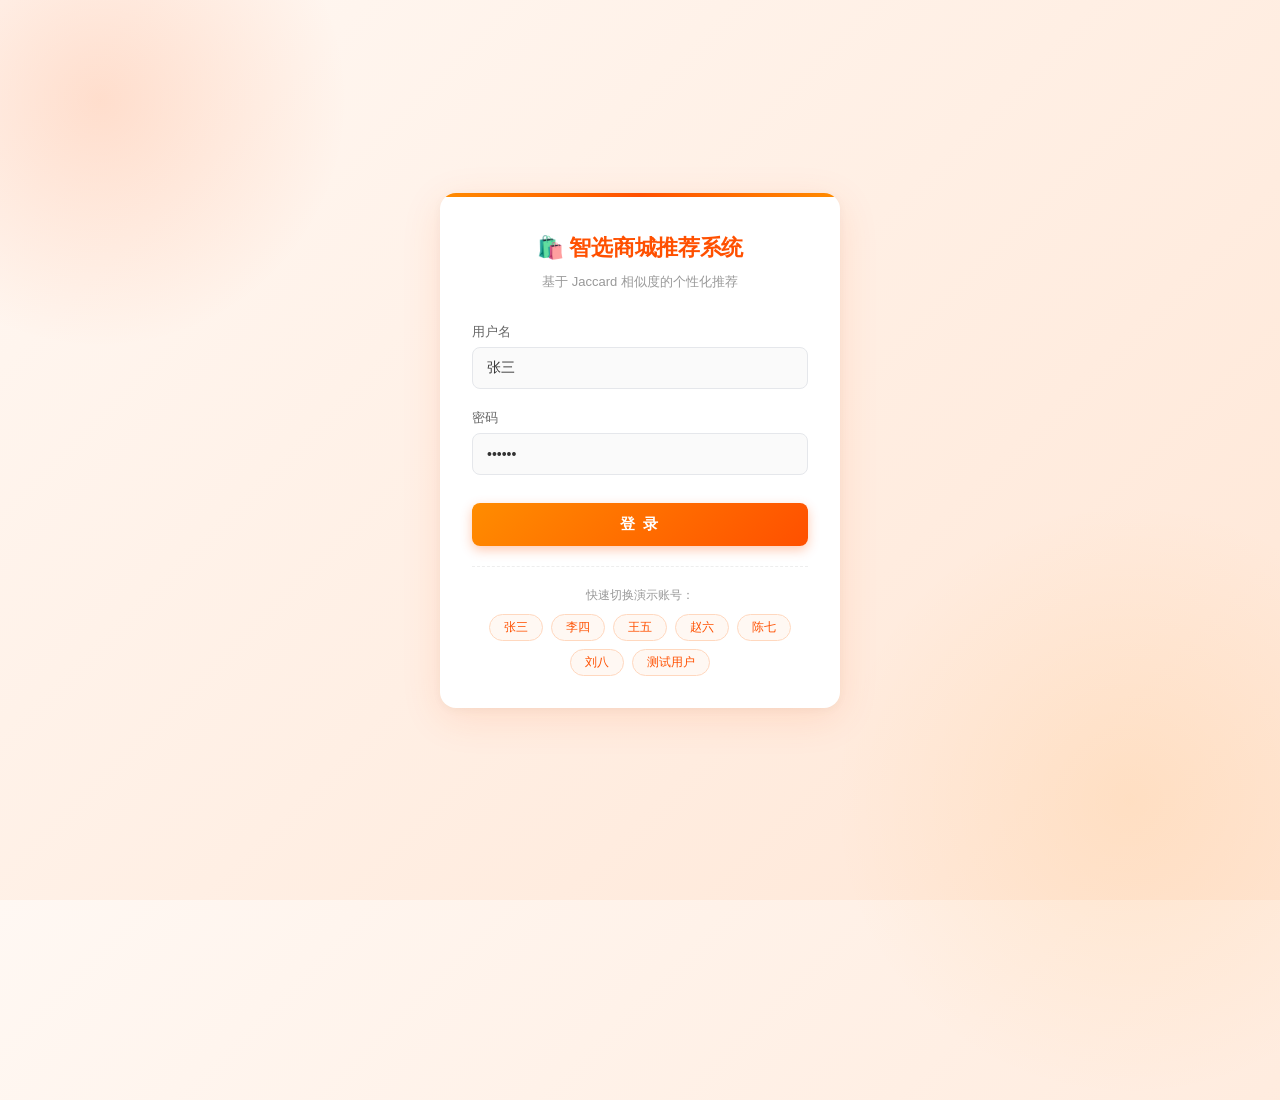
<file: frontend/index.html>
<!DOCTYPE html>
<html lang="zh-CN">
<head>
  <meta charset="UTF-8">
  <meta name="viewport" content="width=device-width, initial-scale=1.0">
  <title>智选商城 - 个性化推荐系统</title>
  <script>
    // 🧹 强制清理旧数据，确保与后端 data.py 一致
    (function() {
      const DATA_VERSION = 'v6'; 
      if (localStorage.getItem('data_version') !== DATA_VERSION) {
        localStorage.removeItem('shopping_users');
        localStorage.setItem('data_version', DATA_VERSION);
        console.log('[数据清理] 已切换到 v6，恢复到默认数据');
      }
    })();

    if (!sessionStorage.getItem('currentUser')) {
      window.location.href = 'login.html';
    }
  </script>
  <style>
    * { margin: 0; padding: 0; box-sizing: border-box; }
    body { font-family: -apple-system, "PingFang SC", "Microsoft YaHei", sans-serif; background: #f5f6f9; color: #333; -webkit-font-smoothing: antialiased; }
    a { text-decoration: none; color: inherit; }
    .top-nav { background: #ff5000; height: 38px; display: flex; align-items: center; color: #fff; font-size: 12px; padding: 0 20px; }
    .top-nav-inner { max-width: 1280px; width: 100%; margin: 0 auto; display: flex; justify-content: space-between; align-items: center; }
    .top-nav-links { display: flex; gap: 24px; align-items: center; }
    .top-nav-links a { color: #fff; cursor: pointer; transition: opacity 0.2s; opacity: 0.9; }
    .top-nav-links a:hover { opacity: 1; text-decoration: underline; }
    .search-section { background: #fff; padding: 18px 0; border-bottom: 1px solid #f0f0f0; }
    .search-section-inner { max-width: 1280px; margin: 0 auto; display: flex; align-items: center; justify-content: space-between; padding: 0 20px; gap: 40px; }
    .logo { font-size: 26px; font-weight: 900; color: #ff5000; display: flex; align-items: center; gap: 8px; white-space: nowrap; }
    .search-box { flex: 1; max-width: 640px; display: flex; border: 2px solid #ff5000; border-radius: 22px; overflow: hidden; transition: box-shadow 0.2s; }
    .search-box:focus-within { box-shadow: 0 0 0 4px rgba(255, 80, 0, 0.1); }
    .search-box input { flex: 1; border: none; padding: 10px 20px; font-size: 14px; outline: none; background: #fff; color: #333; }
    .search-box button { background: #ff5000; color: #fff; border: none; padding: 10px 32px; font-weight: 600; cursor: pointer; font-size: 14px; transition: background 0.2s; }
    .search-box button:hover { background: #e64800; }
    .header-user-info { color: #666; font-size: 13px; white-space: nowrap; }
    .header-user-info #headerUser { color: #ff5000; font-weight: 600; }
    .main-container { max-width: 1280px; margin: 20px auto; display: grid; grid-template-columns: 200px 1fr; gap: 20px; padding: 0 20px 40px; position: relative; }
    .left-sidebar { background: #fff; border-radius: 12px; box-shadow: 0 2px 12px rgba(0,0,0,0.04); border: 1px solid #eef0f3; position: sticky; top: 20px; z-index: 50; }
    .category-title { background: #fff; border-bottom: 1px solid #f0f0f0; color: #333; padding: 14px 16px; font-size: 15px; font-weight: 700; border-radius: 12px 12px 0 0; }
    .category-list { list-style: none; padding: 8px 0; position: relative; }
    .category-list > li { padding: 11px 16px; font-size: 14px; color: #555; cursor: pointer; display: flex; align-items: center; gap: 8px; transition: all 0.2s; position: relative; }
    .category-list > li:hover { background: #fff8f3; color: #ff5000; font-weight: 600; }
    .category-list > li::after { content: '›'; position: absolute; right: 14px; font-size: 16px; color: #ccc; transition: color 0.2s; font-weight: normal; }
    .category-list > li:hover::after { color: #ff5000; }
    .sub-panel { position: absolute; left: 100%; top: 0; width: 620px; min-height: 100%; max-height: 520px; overflow-y: auto; background: #fff; border: 1px solid #eef0f3; border-left: none; border-radius: 0 12px 12px 0; box-shadow: 6px 4px 20px rgba(0,0,0,0.08); padding: 20px 24px; display: none; z-index: 100; text-align: left; font-weight: normal; }
    .category-list > li:hover .sub-panel { display: block; }
    .sub-panel .panel-tags { display: flex; flex-wrap: wrap; gap: 10px; padding-bottom: 14px; margin-bottom: 14px; border-bottom: 1px solid #f0f0f0; }
    .sub-panel .panel-tags span { font-size: 13px; color: #333; background: #f5f6f9; padding: 5px 14px; border-radius: 16px; cursor: pointer; transition: all 0.2s; font-weight: normal; }
    .sub-panel .panel-tags span:hover { background: #ff5000; color: #fff; }
    .sub-panel .panel-row { display: flex; align-items: flex-start; gap: 12px; margin-bottom: 14px; font-size: 13px; line-height: 1.8; }
    .sub-panel .panel-row-title { width: 80px; flex-shrink: 0; color: #333; font-weight: 600; display: flex; align-items: center; gap: 4px; }
    .sub-panel .panel-row-title::after { content: '>'; color: #ccc; font-size: 12px; }
    .sub-panel .panel-row-items { flex: 1; color: #666; }
    .sub-panel .panel-row-items a { color: #666; padding: 0 6px; transition: color 0.2s; white-space: nowrap; cursor: pointer; }
    .sub-panel .panel-row-items a:hover { color: #ff5000; }
    .center-content { display: flex; flex-direction: column; gap: 20px; }
    .carousel { position: relative; width: 100%; aspect-ratio: 3.2 / 1; border-radius: 12px; overflow: hidden; box-shadow: 0 4px 16px rgba(0,0,0,0.06); background: #f5f6f9; }
    .carousel-track { display: flex; height: 100%; transition: transform 0.5s ease-in-out; }
    .carousel-slide { min-width: 100%; height: 100%; position: relative; }
    .carousel-slide img { width: 100%; height: 100%; object-fit: cover; object-position: center; display: block; }
    .carousel-arrow { position: absolute; top: 50%; transform: translateY(-50%); width: 40px; height: 40px; background: rgba(0,0,0,0.25); color: #fff; border: none; border-radius: 50%; cursor: pointer; font-size: 18px; display: flex; align-items: center; justify-content: center; opacity: 0.7; transition: all 0.3s; z-index: 10; }
    .carousel:hover .carousel-arrow { opacity: 1; }
    .carousel-arrow:hover { background: rgba(255,80,0,0.9); transform: translateY(-50%) scale(1.1); }
    .carousel-arrow.prev { left: 14px; } .carousel-arrow.next { right: 14px; }
    .carousel-dots { position: absolute; bottom: 16px; left: 50%; transform: translateX(-50%); display: flex; gap: 8px; z-index: 10; }
    .carousel-dot { width: 10px; height: 10px; border-radius: 50%; background: rgba(255,255,255,0.6); border: none; cursor: pointer; transition: all 0.3s; padding: 0; }
    .carousel-dot.active { width: 24px; border-radius: 5px; background: #ff5000; }
    .carousel-dot:hover { background: rgba(255,80,0,0.8); }
    .card { background: #fff; border-radius: 12px; padding: 24px; box-shadow: 0 2px 12px rgba(0,0,0,0.04); border: 1px solid #eef0f3; }
    .card-title { font-size: 16px; font-weight: 700; margin-bottom: 20px; display: flex; align-items: center; gap: 8px; color: #1f2937; background: linear-gradient(90deg, #fff8f3 0%, #fff 100%); padding: 10px 16px; border-radius: 8px; border-left: 4px solid #ff5000; margin-left: -16px; margin-right: -16px; }
    .card-title .subtitle { font-size: 12px; color: #999; font-weight: normal; margin-left: 6px; }
    .product-grid { display: grid; grid-template-columns: repeat(auto-fill, minmax(210px, 1fr)); gap: 16px; }
    .product-card { background: #fff; border-radius: 12px; padding: 0; border: 1px solid #f0f0f0; transition: all 0.3s ease; cursor: pointer; display: flex; flex-direction: column; overflow: hidden; }
    .product-card:hover { border-color: transparent; box-shadow: 0 12px 28px rgba(255,80,0,0.12); transform: translateY(-6px); }
    .product-img-box { width: 100%; aspect-ratio: 1 / 1; overflow: hidden; background: #fafafa; display: flex; align-items: center; justify-content: center; position: relative; }
    .product-img-box img { width: 100%; height: 100%; object-fit: cover; object-position: center; transition: transform 0.5s ease; }
    .product-card:hover .product-img-box img { transform: scale(1.06); }
    .product-img-box .emoji-fallback { font-size: 80px; display: none; line-height: 1; }
    .img-badge { position: absolute; top: 10px; left: 10px; background: #ff5000; color: #fff; font-size: 11px; padding: 3px 8px; border-radius: 4px; font-weight: 500; z-index: 2; }
    .product-info { padding: 12px 14px 14px; display: flex; flex-direction: column; flex: 1; }
    .product-name { font-size: 14px; font-weight: 500; margin-bottom: 8px; color: #333; line-height: 1.4; display: -webkit-box; -webkit-line-clamp: 2; line-clamp: 2; -webkit-box-orient: vertical; overflow: hidden; height: 40px; }
    .product-sales { font-size: 12px; color: #999; margin-bottom: 10px; }
    .product-price { font-size: 20px; font-weight: 700; color: #ff5000; margin-bottom: 10px; line-height: 1; }
    .product-price::before { content: "¥"; font-size: 14px; margin-right: 1px; font-weight: 500; }
    .product-reason { font-size: 11px; color: #ff5000; background: #fff4ed; padding: 4px 10px; border-radius: 6px; display: inline-block; margin-top: auto; align-self: flex-start; font-weight: 500; }
    .no-result { text-align: center; padding: 60px 40px; color: #999; font-size: 14px; width: 100%; }
    .no-result span { font-size: 50px; display: block; margin-bottom: 12px; }
    .footer { text-align: center; padding: 20px; color: #999; font-size: 12px; border-top: 1px solid #eef0f3; margin-top: 20px; }
    @media (max-width: 900px) { .main-container { grid-template-columns: 1fr; } .left-sidebar { position: static; } .sub-panel { display: none !important; } }
  </style>
</head>
<body>

  <div class="top-nav">
    <div class="top-nav-inner">
      <div>📍 智选商城首页</div>
      <div class="top-nav-links">
        <span id="loginStatus">你好，请登录</span>
        <a href="my-mall.html">我的商城</a>
        <a href="login.html" id="logoutBtn" class="logout-btn" onclick="logout()">退出登录</a>
      </div>
    </div>
  </div>

  <div class="search-section">
    <div class="search-section-inner">
      <div class="logo">🛍️ 智选商城</div>
      <div class="search-box">
        <input type="text" id="searchInput" placeholder="搜索你喜欢的商品..." onkeydown="if(event.key==='Enter') handleSearch()">
        <button onclick="handleSearch()">搜索</button>
      </div>
      <div class="header-user-info">👤 当前用户：<span id="headerUser">未登录</span></div>
    </div>
  </div>

  <div class="main-container">
    <aside>
      <div class="left-sidebar">
        <div class="category-title">商品分类</div>
        <ul class="category-list">
          <li>📱 手机数码<div class="sub-panel"><div class="panel-tags"><span>手机</span><span>手机配件</span><span>平板</span><span>智能手表</span><span>数码相机</span></div><div class="panel-row"><div class="panel-row-title">手机通讯</div><div class="panel-row-items"><a>华为</a><a>小米</a><a>苹果</a><a>OPPO</a><a>vivo</a><a>荣耀</a><a>三星</a><a>一加</a><a>真我</a></div></div><div class="panel-row"><div class="panel-row-title">手机配件</div><div class="panel-row-items"><a>手机壳</a><a>贴膜</a><a>数据线</a><a>充电器</a><a>充电宝</a><a>手机支架</a><a>自拍杆</a></div></div><div class="panel-row"><div class="panel-row-title">数码</div><div class="panel-row-items"><a>平板电脑</a><a>智能手表</a><a>数码相机</a><a>运动相机</a><a>无人机</a><a>录音笔</a></div></div></div></li>
          <li>💻 电脑办公<div class="sub-panel"><div class="panel-tags"><span>笔记本</span><span>台式机</span><span>显示器</span><span>键鼠</span><span>办公设备</span></div><div class="panel-row"><div class="panel-row-title">电脑整机</div><div class="panel-row-items"><a>笔记本</a><a>游戏本</a><a>台式机</a><a>一体机</a><a>服务器</a></div></div><div class="panel-row"><div class="panel-row-title">电脑配件</div><div class="panel-row-items"><a>显示器</a><a>显卡</a><a>主板</a><a>内存</a><a>硬盘</a><a>电源</a><a>机箱</a><a>散热器</a></div></div><div class="panel-row"><div class="panel-row-title">外设产品</div><div class="panel-row-items"><a>鼠标</a><a>键盘</a><a>U盘</a><a>移动硬盘</a><a>摄像头</a><a>耳机麦克风</a></div></div></div></li>
          <li>🎧 耳机音响<div class="sub-panel"><div class="panel-tags"><span>耳机</span><span>音箱</span><span>麦克风</span><span>音频配件</span></div><div class="panel-row"><div class="panel-row-title">耳机</div><div class="panel-row-items"><a>蓝牙耳机</a><a>头戴式耳机</a><a>入耳式耳机</a><a>运动耳机</a><a>降噪耳机</a></div></div><div class="panel-row"><div class="panel-row-title">音箱</div><div class="panel-row-items"><a>蓝牙音箱</a><a>智能音箱</a><a>桌面音箱</a><a>户外音箱</a><a>组合音响</a></div></div><div class="panel-row"><div class="panel-row-title">音频配件</div><div class="panel-row-items"><a>麦克风</a><a>声卡</a><a>耳机架</a><a>耳塞套</a><a>音频线</a></div></div></div></li>
          <li>⌚ 智能穿戴<div class="sub-panel"><div class="panel-tags"><span>智能手表</span><span>智能手环</span><span>VR/AR</span></div><div class="panel-row"><div class="panel-row-title">智能手表</div><div class="panel-row-items"><a>Apple Watch</a><a>华为手表</a><a>小米手表</a><a>三星手表</a><a>佳明</a><a>华米</a></div></div><div class="panel-row"><div class="panel-row-title">智能手环</div><div class="panel-row-items"><a>小米手环</a><a>华为手环</a><a>荣耀手环</a><a>乐心</a><a>dido</a></div></div><div class="panel-row"><div class="panel-row-title">VR/AR</div><div class="panel-row-items"><a>VR眼镜</a><a>AR眼镜</a><a>智能眼镜</a><a>体感设备</a></div></div></div></li>
          <li>🔋 充电配件<div class="sub-panel"><div class="panel-tags"><span>充电宝</span><span>充电器</span><span>数据线</span><span>车载充电</span></div><div class="panel-row"><div class="panel-row-title">移动电源</div><div class="panel-row-items"><a>充电宝</a><a>无线充电宝</a><a>太阳能充电宝</a><a>磁吸充电宝</a></div></div><div class="panel-row"><div class="panel-row-title">充电器</div><div class="panel-row-items"><a>快充充电器</a><a>氮化镓充电器</a><a>多口充电器</a><a>无线充电器</a><a>车载充电器</a></div></div><div class="panel-row"><div class="panel-row-title">数据线</div><div class="panel-row-items"><a>Type-C</a><a>Lightning</a><a>Micro USB</a><a>三合一数据线</a><a>快充数据线</a></div></div></div></li>
          <li>👔 男装女装<div class="sub-panel"><div class="panel-tags"><span>男装</span><span>女装</span><span>内衣</span><span>配饰</span></div><div class="panel-row"><div class="panel-row-title">男装</div><div class="panel-row-items"><a>T恤</a><a>衬衫</a><a>夹克</a><a>卫衣</a><a>牛仔裤</a><a>休闲裤</a><a>西装</a></div></div><div class="panel-row"><div class="panel-row-title">女装</div><div class="panel-row-items"><a>连衣裙</a><a>上衣</a><a>半身裙</a><a>卫衣</a><a>牛仔裤</a><a>套装</a></div></div><div class="panel-row"><div class="panel-row-title">配饰</div><div class="panel-row-items"><a>帽子</a><a>围巾</a><a>腰带</a><a>袜子</a><a>手套</a></div></div></div></li>
          <li>💄 美妆护肤<div class="sub-panel"><div class="panel-tags"><span>护肤</span><span>彩妆</span><span>香水</span><span>洗护</span></div><div class="panel-row"><div class="panel-row-title">护肤</div><div class="panel-row-items"><a>洁面</a><a>爽肤水</a><a>面霜</a><a>精华</a><a>面膜</a><a>防晒</a></div></div><div class="panel-row"><div class="panel-row-title">彩妆</div><div class="panel-row-items"><a>口红</a><a>粉底</a><a>眼影</a><a>腮红</a><a>眉笔</a><a>睫毛膏</a></div></div><div class="panel-row"><div class="panel-row-title">香水</div><div class="panel-row-items"><a>女士香水</a><a>男士香水</a><a>中性香水</a></div></div></div></li>
          <li>🏠 家居生活<div class="sub-panel"><div class="panel-tags"><span>家纺</span><span>厨具</span><span>收纳</span><span>清洁</span></div><div class="panel-row"><div class="panel-row-title">家纺</div><div class="panel-row-items"><a>四件套</a><a>被子</a><a>枕头</a><a>毯子</a><a>蚊帐</a></div></div><div class="panel-row"><div class="panel-row-title">厨具</div><div class="panel-row-items"><a>锅具</a><a>刀具</a><a>餐具</a><a>水杯</a><a>保温杯</a><a>咖啡具</a></div></div><div class="panel-row"><div class="panel-row-title">收纳</div><div class="panel-row-items"><a>收纳箱</a><a>收纳柜</a><a>挂钩</a><a>衣架</a><a>置物架</a></div></div></div></li>
        </ul>
      </div>
    </aside>

    <main class="center-content">
      <div class="carousel" id="carousel">
        <div class="carousel-track" id="carouselTrack">
          <div class="carousel-slide"><img src="images/banner.jpg" alt="横幅1" onerror="this.style.display='none'; this.parentElement.style.background='linear-gradient(135deg,#ff8c00,#ff5000)'; this.parentElement.innerHTML='<div style=\'height:100%;display:flex;align-items:center;justify-content:center;color:#fff;font-size:42px;font-weight:900;letter-spacing:8px\'>限时抢购 低至5折</div>';"></div>
          <div class="carousel-slide"><img src="images/banner2.jpg" alt="横幅2" onerror="this.style.display='none'; this.parentElement.style.background='linear-gradient(135deg,#ffd8bf,#ff8c00)'; this.parentElement.innerHTML='<div style=\'height:100%;display:flex;align-items:center;justify-content:center;color:#fff;font-size:42px;font-weight:900;letter-spacing:8px\'>新品首发 尝鲜特惠</div>';"></div>
          <div class="carousel-slide"><img src="images/banner3.jpg" alt="横幅3" onerror="this.style.display='none'; this.parentElement.style.background='linear-gradient(135deg,#ffe0cc,#ff6a00)'; this.parentElement.innerHTML='<div style=\'height:100%;display:flex;align-items:center;justify-content:center;color:#fff;font-size:42px;font-weight:900;letter-spacing:8px\'>爆款直降 先到先得</div>';"></div>
        </div>
        <button class="carousel-arrow prev" onclick="prevSlide()">❮</button>
        <button class="carousel-arrow next" onclick="nextSlide()">❯</button>
        <div class="carousel-dots" id="carouselDots"></div>
      </div>

      <div class="card" id="searchResultCard" style="display:none;">
        <div class="card-title">搜索结果 <span class="subtitle" id="searchKeywordLabel"></span></div>
        <div class="product-grid" id="searchResultList"></div>
      </div>

      <div id="recommendArea">
        <div id="users" style="display: flex; gap: 16px; flex-wrap: wrap; margin-bottom: 20px;"></div>
        <div class="card" style="margin-bottom:20px;">
          <div class="card-title">共同偏好商品 <span class="subtitle">A ∩ B</span></div>
          <div class="product-grid" id="commonList"></div>
        </div>
        <div class="card">
          <div class="card-title">为你推荐 <span class="subtitle">相似用户购买过，而你没有</span></div>
          <div class="product-grid" id="recList"></div>
        </div>
      </div>
    </main>
  </div>

  <div class="footer">智选商城用户偏好推荐系统 | 基于 Jaccard 相似度计算 | 前后端分离实验</div>

  <script>
    let currentSlide = 0; const totalSlides = 3; let autoPlayTimer = null;
    function initCarousel() {
      const dotsContainer = document.getElementById('carouselDots');
      for (let i = 0; i < totalSlides; i++) { const dot = document.createElement('button'); dot.className = 'carousel-dot' + (i === 0 ? ' active' : ''); dot.onclick = () => goToSlide(i); dotsContainer.appendChild(dot); }
      startAutoPlay();
      document.getElementById('carousel').addEventListener('mouseenter', () => clearInterval(autoPlayTimer));
      document.getElementById('carousel').addEventListener('mouseleave', startAutoPlay);
    }
    function updateCarousel() { document.getElementById('carouselTrack').style.transform = `translateX(-${currentSlide * 100}%)`; document.querySelectorAll('.carousel-dot').forEach((dot, i) => dot.classList.toggle('active', i === currentSlide)); }
    function nextSlide() { currentSlide = (currentSlide + 1) % totalSlides; updateCarousel(); }
    function prevSlide() { currentSlide = (currentSlide - 1 + totalSlides) % totalSlides; updateCarousel(); }
    function goToSlide(index) { currentSlide = index; updateCarousel(); }
    function startAutoPlay() { clearInterval(autoPlayTimer); autoPlayTimer = setInterval(nextSlide, 3500); }

    const loggedInUser = sessionStorage.getItem('currentUser');
    if (loggedInUser) { document.getElementById('loginStatus').innerText = `你好，${loggedInUser}`; document.getElementById('headerUser').innerText = loggedInUser; }
    function logout() { sessionStorage.removeItem('currentUser'); window.location.href = 'login.html'; }

    let currentUser = loggedInUser || '张三';
    
    // // 🌟 前端本地兜底数据，已与后端 data.py 完全对齐
    // let allUsers = {
    //   "张三": ["手机", "充电宝", "手表", "笔记本"],
    //   "李四": ["手机", "耳机", "笔记本", "相机"],
    //   "王五": ["耳机", "充电宝", "数据线", "鼠标"],
    //   "赵六": ["手表", "手环", "音箱", "显示器"],
    //   "陈七": ["键盘", "鼠标", "显示器"],
    //   "刘八": ["手机", "充电宝", "手表", "笔记本"],
    //   "测试用户": [],
    // };

    try {
      const saved = localStorage.getItem('shopping_users');
      if (saved) {
        const parsed = JSON.parse(saved);
        for (let name in parsed) {
          if (parsed[name].preferences) allUsers[name] = parsed[name].preferences;
          else allUsers[name] = parsed[name];
        }
      }
    } catch(e) {}

    let allProducts = ["手机", "耳机", "充电宝", "笔记本", "数据线", "手表", "手环", "平板", "键盘", "鼠标", "相机", "音箱", "显示器"];

    // 🖼️ 图片配置
    const mockImages = { "手机": "images/phone.jpg", "耳机": "images/headphone.jpg", "充电宝": "images/powerbank.jpg", "笔记本": "images/laptop.jpg", "数据线": "images/cable.jpg", "手表": "images/watch.jpg", "手环": "images/band.jpg", "平板": "images/tablet.jpg", "相机": "images/camera.jpg", "鼠标": "images/mouse.jpg", "音箱": "images/speaker.jpg", "显示器": "images/monitor.jpg", "键盘": "images/keyboard.jpg" };

    // 💰 价格表（完整版，来自代码1）
    const mockPrices = { 
      "手机": 2999, "华为": 3999, "小米": 2499, "苹果": 6999, "OPPO": 2299, 
      "vivo": 2199, "荣耀": 1999, "三星": 4299, "一加": 2999, "真我": 1799,
      "手机壳": 39, "贴膜": 29, "充电器": 69, 
      "手机支架": 29, "自拍杆": 59,
      "平板电脑": 3299, "智能手表": 1999, "数码相机": 4999, 
      "运动相机": 2199, "无人机": 3499, "录音笔": 399,

      "游戏本": 7999, "台式机": 4299, "一体机": 3799, 
      "服务器": 12999, "显卡": 2499, "主板": 899, 
      "内存": 399, "硬盘": 499, "电源": 399, "机箱": 299, "散热器": 199,
      "U盘": 69, "移动硬盘": 399, 
      "摄像头": 199, "耳机麦克风": 299,

      "蓝牙耳机": 499, "头戴式耳机": 999, "入耳式耳机": 199, 
      "运动耳机": 399, "降噪耳机": 1299, 
      "蓝牙音箱": 299, "智能音箱": 399, "桌面音箱": 699, 
      "户外音箱": 599, "组合音响": 1999,
      "麦克风": 399, "声卡": 899, "耳机架": 49, "耳塞套": 29, "音频线": 39,

      "Apple Watch": 2999, "华为手表": 1999, "小米手表": 999, 
      "三星手表": 1999, "佳明": 2999, "华米": 899,
      "小米手环": 199, "华为手环": 249, "荣耀手环": 179, "乐心": 149, "dido": 299,
      "VR眼镜": 1999, "AR眼镜": 2999, "智能眼镜": 1799, "体感设备": 899,

      "无线充电宝": 169, "太阳能充电宝": 199, "磁吸充电宝": 149,
      "快充充电器": 79, "氮化镓充电器": 129, "多口充电器": 99, 
      "无线充电器": 89, "车载充电器": 59,
      "Type-C": 39, "Lightning": 59, "Micro USB": 29, 
      "三合一数据线": 49, "快充数据线": 69,

      "T恤": 99, "衬衫": 199, "夹克": 399, "卫衣": 199, "牛仔裤": 259, 
      "休闲裤": 199, "西装": 899,
      "连衣裙": 299, "上衣": 159, "半身裙": 199, "套装": 399,
      "帽子": 69, "围巾": 99, "腰带": 129, "袜子": 29, "手套": 49,

      "洁面": 89, "爽肤水": 129, "面霜": 199, "精华": 299, "面膜": 99, "防晒": 159,
      "口红": 199, "粉底": 259, "眼影": 179, "腮红": 149, "眉笔": 69, "睫毛膏": 129,
      "女士香水": 399, "男士香水": 359, "中性香水": 299,

      "四件套": 299, "被子": 399, "枕头": 129, "毯子": 199, "蚊帐": 89,
      "锅具": 299, "刀具": 199, "餐具": 159, "水杯": 69, "保温杯": 129, "咖啡具": 259,
      "收纳箱": 79, "收纳柜": 299, "挂钩": 29, "衣架": 39, "置物架": 129,

      "耳机": 899,
      "充电宝": 129,
      "笔记本": 5999,
      "相机": 4999,
      "数据线": 29,
      "鼠标": 99,
      "音箱": 499,
      "手表": 1999,
      "手环": 199,
      "平板": 3299,
      "键盘": 299,
      "显示器": 1299
    };

    // 📊 销量表（完整版，来自代码1）
    const mockSales = { 
      "手机": 12000, "华为": 8500, "小米": 15000, "苹果": 6500, "OPPO": 9200,
      "vivo": 8800, "荣耀": 7200, "三星": 3100, "一加": 2800, "真我": 3500,
      "手机壳": 45000, "贴膜": 68000, "数据线": 45000, "充电器": 32000, 
      "充电宝": 23000, "手机支架": 18000, "自拍杆": 9500,
      "平板电脑": 4200, "智能手表": 5800, "数码相机": 800, 
      "运动相机": 1200, "无人机": 600, "录音笔": 1800,

      "笔记本": 3200, "游戏本": 2100, "台式机": 1500, "一体机": 900, 
      "服务器": 200, "显示器": 2100, "显卡": 1600, "主板": 2400, 
      "内存": 5600, "硬盘": 4200, "电源": 2900, "机箱": 1800, "散热器": 3200,
      "鼠标": 12000, "键盘": 5600, "U盘": 8500, "移动硬盘": 3900, 
      "摄像头": 4600, "耳机麦克风": 2100,

      "耳机": 8500, "蓝牙耳机": 15000, "头戴式耳机": 4200, "入耳式耳机": 18000, 
      "运动耳机": 6800, "降噪耳机": 3200, "音箱": 3400, "蓝牙音箱": 7800, 
      "智能音箱": 5600, "桌面音箱": 2900, "户外音箱": 1800, "组合音响": 600,
      "麦克风": 2100, "声卡": 1200, "耳机架": 5600, "耳塞套": 12000, "音频线": 8900,

      "手表": 1800, "手环": 6500,
      "Apple Watch": 2200, "华为手表": 3800, "小米手表": 4200, 
      "三星手表": 1100, "佳明": 800, "华米": 1600,
      "小米手环": 12000, "华为手环": 8500, "荣耀手环": 6200, "乐心": 3100, "dido": 2800,
      "VR眼镜": 1200, "AR眼镜": 500, "智能眼镜": 800, "体感设备": 1100,

      "无线充电宝": 9500, "太阳能充电宝": 3200, "磁吸充电宝": 12000,
      "快充充电器": 28000, "氮化镓充电器": 15000, "多口充电器": 12000, 
      "无线充电器": 8500, "车载充电器": 22000,
      "Type-C": 32000, "Lightning": 18000, "Micro USB": 26000, 
      "三合一数据线": 15000, "快充数据线": 28000,

      "T恤": 28000, "衬衫": 12000, "夹克": 8500, "卫衣": 15000, "牛仔裤": 18000, 
      "休闲裤": 12000, "西装": 3200,
      "连衣裙": 15000, "上衣": 22000, "半身裙": 9800, "套装": 6500,
      "帽子": 12000, "围巾": 8000, "腰带": 6500, "袜子": 35000, "手套": 4800,

      "洁面": 22000, "爽肤水": 18000, "面霜": 12000, "精华": 8500, "面膜": 35000, "防晒": 15000,
      "口红": 32000, "粉底": 12000, "眼影": 15000, "腮红": 9800, "眉笔": 18000, "睫毛膏": 12000,
      "女士香水": 8500, "男士香水": 6200, "中性香水": 3800,

      "四件套": 12000, "被子": 8500, "枕头": 15000, "毯子": 6800, "蚊帐": 3200,
      "锅具": 18000, "刀具": 12000, "餐具": 22000, "水杯": 28000, "保温杯": 25000, "咖啡具": 4200,
      "收纳箱": 15000, "收纳柜": 6800, "挂钩": 32000, "衣架": 18000, "置物架": 8500
    };

    // 🎨 emoji 兜底表（完整版，来自代码1）
    const iconMap = { 
      // 基础商品
      '手机':'📱','耳机':'🎧','充电宝':'🔋','笔记本':'💻','数据线':'🔌','手表':'⌚',
      '手环':'⌚','平板':'📟','相机':'📷','鼠标':'🖱️','音箱':'🔊','显示器':'🖥️','键盘':'⌨️',
      
      // 手机品牌
      '华为':'📱','小米':'📱','苹果':'🍎','OPPO':'📱','vivo':'📱','荣耀':'📱',
      '三星':'📱','一加':'📱','真我':'📱',
      
      // 手机配件
      '手机壳':'📱','贴膜':'🛡️','充电器':'🔌','手机支架':'📐','自拍杆':'🤳',
      '平板电脑':'📟','智能手表':'⌚','数码相机':'📷','运动相机':'📹','无人机':'🚁','录音笔':'🎙️',
      
      // 电脑
      '游戏本':'💻','台式机':'🖥️','一体机':'🖥️','服务器':'🗄️','显卡':'🎮','主板':'🔧',
      '内存':'💾','硬盘':'💽','电源':'⚡','机箱':'🗄️','散热器':'🌬️','U盘':'💾',
      '移动硬盘':'💽','摄像头':'📹','耳机麦克风':'🎧',
      
      // 耳机音响
      '蓝牙耳机':'🎧','头戴式耳机':'🎧','入耳式耳机':'🎧','运动耳机':'🎧','降噪耳机':'🎧',
      '蓝牙音箱':'🔊','智能音箱':'🔊','桌面音箱':'🔊','户外音箱':'🔊','组合音响':'🎵',
      '麦克风':'🎤','声卡':'🎚️','耳机架':'🎧','耳塞套':'🎧','音频线':'🔌',
      
      // 智能穿戴
      'Apple Watch':'⌚','华为手表':'⌚','小米手表':'⌚','三星手表':'⌚','佳明':'⌚','华米':'⌚',
      '小米手环':'📿','华为手环':'📿','荣耀手环':'📿','乐心':'📿','dido':'📿',
      'VR眼镜':'🥽','AR眼镜':'🕶️','智能眼镜':'🕶️','体感设备':'🎮',
      
      // 充电
      '无线充电宝':'🔋','太阳能充电宝':'🔋','磁吸充电宝':'🔋',
      '快充充电器':'🔌','氮化镓充电器':'🔌','多口充电器':'🔌','无线充电器':'🔌','车载充电器':'🔌',
      'Type-C':'🔌','Lightning':'🔌','Micro USB':'🔌','三合一数据线':'🔌','快充数据线':'🔌',
      
      // 服饰
      'T恤':'👕','衬衫':'👔','夹克':'🧥','卫衣':'👕','牛仔裤':'👖','休闲裤':'👖','西装':'🕴️',
      '连衣裙':'👗','上衣':'👚','半身裙':'👗','套装':'👔',
      '帽子':'🧢','围巾':'🧣','腰带':'🩳','袜子':'🧦','手套':'🧤',
      
      // 美妆
      '洁面':'🧼','爽肤水':'💧','面霜':'🧴','精华':'💧','面膜':'🧖','防晒':'☀️',
      '口红':'💄','粉底':'💄','眼影':'👁️','腮红':'🌸','眉笔':'✏️','睫毛膏':'👁️',
      '女士香水':'💐','男士香水':'💐','中性香水':'💐',
      
      // 家居
      '四件套':'🛏️','被子':'🛏️','枕头':'🛋️','毯子':'🛋️','蚊帐':'🛏️',
      '锅具':'🍳','刀具':'🔪','餐具':'🍽️','水杯':'🥤','保温杯':'🍶','咖啡具':'☕',
      '收纳箱':'📦','收纳柜':'🗄️','挂钩':'🪝','衣架':'👔','置物架':'🗄️'
    };

    // ============================================================
    // ✅ 强制匹配（只查表，绝不用随机值）—— 增强版
    // ============================================================
    function resolvePrice(itemName) {
      if (!itemName) return 99;
      if (mockPrices.hasOwnProperty(itemName)) return mockPrices[itemName];
      
      const cleanName = String(itemName).replace(/[\s（(].*$/, '').trim();
      if (mockPrices.hasOwnProperty(cleanName)) return mockPrices[cleanName];
      
      for (let key in mockPrices) {
        if (itemName.indexOf(key) !== -1) return mockPrices[key];
      }
      return 199;
    }

    function resolveSales(itemName) {
      if (!itemName) return 1000;
      if (mockSales.hasOwnProperty(itemName)) return mockSales[itemName];
      
      const cleanName = String(itemName).replace(/[\s（(].*$/, '').trim();
      if (mockSales.hasOwnProperty(cleanName)) return mockSales[cleanName];
      
      for (let key in mockSales) {
        if (itemName.indexOf(key) !== -1) return mockSales[key];
      }
      return 1000;
    }

    function resolveImage(itemName) {
      if (!itemName) return null;
      if (mockImages[itemName]) return mockImages[itemName];
      const baseName = itemName.replace(/\s+[^\s]+$/, '');
      if (mockImages[baseName]) return mockImages[baseName];
      for (let key in mockImages) {
        if (itemName.includes(key)) return mockImages[key];
      }
      return null;
    }

    function resolveEmoji(itemName) {
      if (!itemName) return '📦';
      if (iconMap[itemName]) return iconMap[itemName];
      const baseName = itemName.replace(/\s+[^\s]+$/, '');
      if (iconMap[baseName]) return iconMap[baseName];
      for (let key in iconMap) {
        if (itemName.includes(key)) return iconMap[key];
      }
      return '📦';
    }

    // ==== 通用商品卡片 ====
    function buildProductCard(itemData, opts = {}) {
      const isObj = typeof itemData === 'object' && itemData !== null;
      const itemName = isObj ? itemData.name : itemData;
      const imgPath = resolveImage(itemName); const price = resolvePrice(itemName); const sales = resolveSales(itemName); const emoji = resolveEmoji(itemName);
      const imgHtml = imgPath ? `<img src="${imgPath}" onerror="this.style.display='none'; this.nextElementSibling.style.display='block'"><span class="emoji-fallback">${emoji}</span>` : `<span class="emoji-fallback" style="display:block;">${emoji}</span>`;
      const badge = opts.badge || '热卖'; const reason = opts.reason ? `<div class="product-reason">${opts.reason}</div>` : '';
      return `<div class="product-card"><div class="product-img-box">${imgHtml}<span class="img-badge">${badge}</span></div><div class="product-info"><div class="product-name">${itemName}</div><div class="product-sales">已售 ${sales}+ 件</div><div class="product-price">${price}</div>${reason}</div></div>`;
    }

    function renderCommonList(arr) { document.getElementById('commonList').innerHTML = arr.length ? arr.map(item => buildProductCard(item, { badge: '热卖' })).join('') : '<div class="no-result"><span>📦</span>暂无共同偏好</div>'; }
    function renderRecList(arr) { document.getElementById('recList').innerHTML = arr.length ? arr.map(x => { const itemName = x.item || x.name; const sources = x.sources || []; return buildProductCard({ name: itemName }, { badge: '推荐', reason: `💡 ${sources.join('、')}也喜欢` }); }).join('') : '<div class="no-result"><span>🎁</span>暂无推荐商品</div>'; }
    // 纯前端代替Js
    // function localFallbackRender(currentItems) {
    //   const A = currentItems; document.getElementById('headerUser').innerText = currentUser;
    //   let sims = [];
    //   for (let u in allUsers) { if (u === currentUser) continue; const B = allUsers[u]; const inter = A.filter(i => B.includes(i)); const union = [...new Set([...A, ...B])]; const sim = union.length === 0 ? 0 : inter.length / union.length; sims.push({ user: u, preferences: B, sim, inter, union, diff: B.filter(i => !A.includes(i)) }); }
    //   sims.sort((a, b) => b.sim - a.sim); const top3 = sims.slice(0, 3);
    //   let commonSet = new Set(); top3.forEach(x => x.inter.forEach(i => commonSet.add(i))); renderCommonList([...commonSet]);
    //   let recMap = {}; top3.forEach(x => x.diff.forEach(p => { if(!recMap[p]) recMap[p]=[]; recMap[p].push(x.user); })); renderRecList(Object.keys(recMap).map(k => ({ item: k, sources: recMap[k] })));
    // }

    function handleSearch() {
      const keyword = document.getElementById('searchInput').value.trim();
      const searchCard = document.getElementById('searchResultCard'); const searchList = document.getElementById('searchResultList'); const recommendArea = document.getElementById('recommendArea'); const keywordLabel = document.getElementById('searchKeywordLabel');
      if (keyword === '') { searchCard.style.display = 'none'; recommendArea.style.display = 'block'; return; }
      let matched = allProducts.filter(item => item.toLowerCase().includes(keyword.toLowerCase()));
      if (matched.length === 0) matched = [keyword];
      searchCard.style.display = 'block'; recommendArea.style.display = 'none'; keywordLabel.innerText = `"${keyword}" 共找到 ${matched.length} 件商品`;
      searchList.innerHTML = matched.map(item => buildProductCard(item, { badge: '搜索' })).join('');
      searchCard.scrollIntoView({ behavior: 'smooth', block: 'start' });
    }

    function searchKeyword(keyword) { document.getElementById('searchInput').value = keyword; handleSearch(); }
    function bindCategoryClicks() {
      document.querySelectorAll('.sub-panel .panel-row-items a, .sub-panel .panel-tags span').forEach(el => {
        el.addEventListener('click', function(e) { e.preventDefault(); e.stopPropagation(); searchKeyword(this.innerText.trim()); });
      });
    }
    document.getElementById('searchInput').addEventListener('input', function() { if (this.value.trim() === '') { document.getElementById('searchResultCard').style.display = 'none'; document.getElementById('recommendArea').style.display = 'block'; } });

    initCarousel();
    // localFallbackRender(allUsers[currentUser] || []);
    // loadRecommend(); 
    bindCategoryClicks();
  </script>

    <!-- ========================================== -->
    <!-- 3. 【核心修改】在这里引入同目录下的 main.js -->
    <!-- ========================================== -->
    <script src="main.js"></script>

    <!-- ========================================== -->
    <!-- 4. 确保 main.js 加载完毕后，再安全调用里面的函数 -->
    <!-- ========================================== -->
    <script>
      // 等待页面所有元素加载完毕，且 main.js 也执行完毕后，再呼叫后端
      document.addEventListener('DOMContentLoaded', function() {
          if (typeof loadRecommend === 'function') {
              console.log("✅ 成功从 main.js 加载 loadRecommend，开始请求后端...");
              loadRecommend(); 
          } else {
              console.error("❌ 找不到 loadRecommend！请检查 main.js 文件是否在同级目录，且函数没有被包裹在其他函数内。");
          }
      });
    </script>
</body>
</html>
</file>
